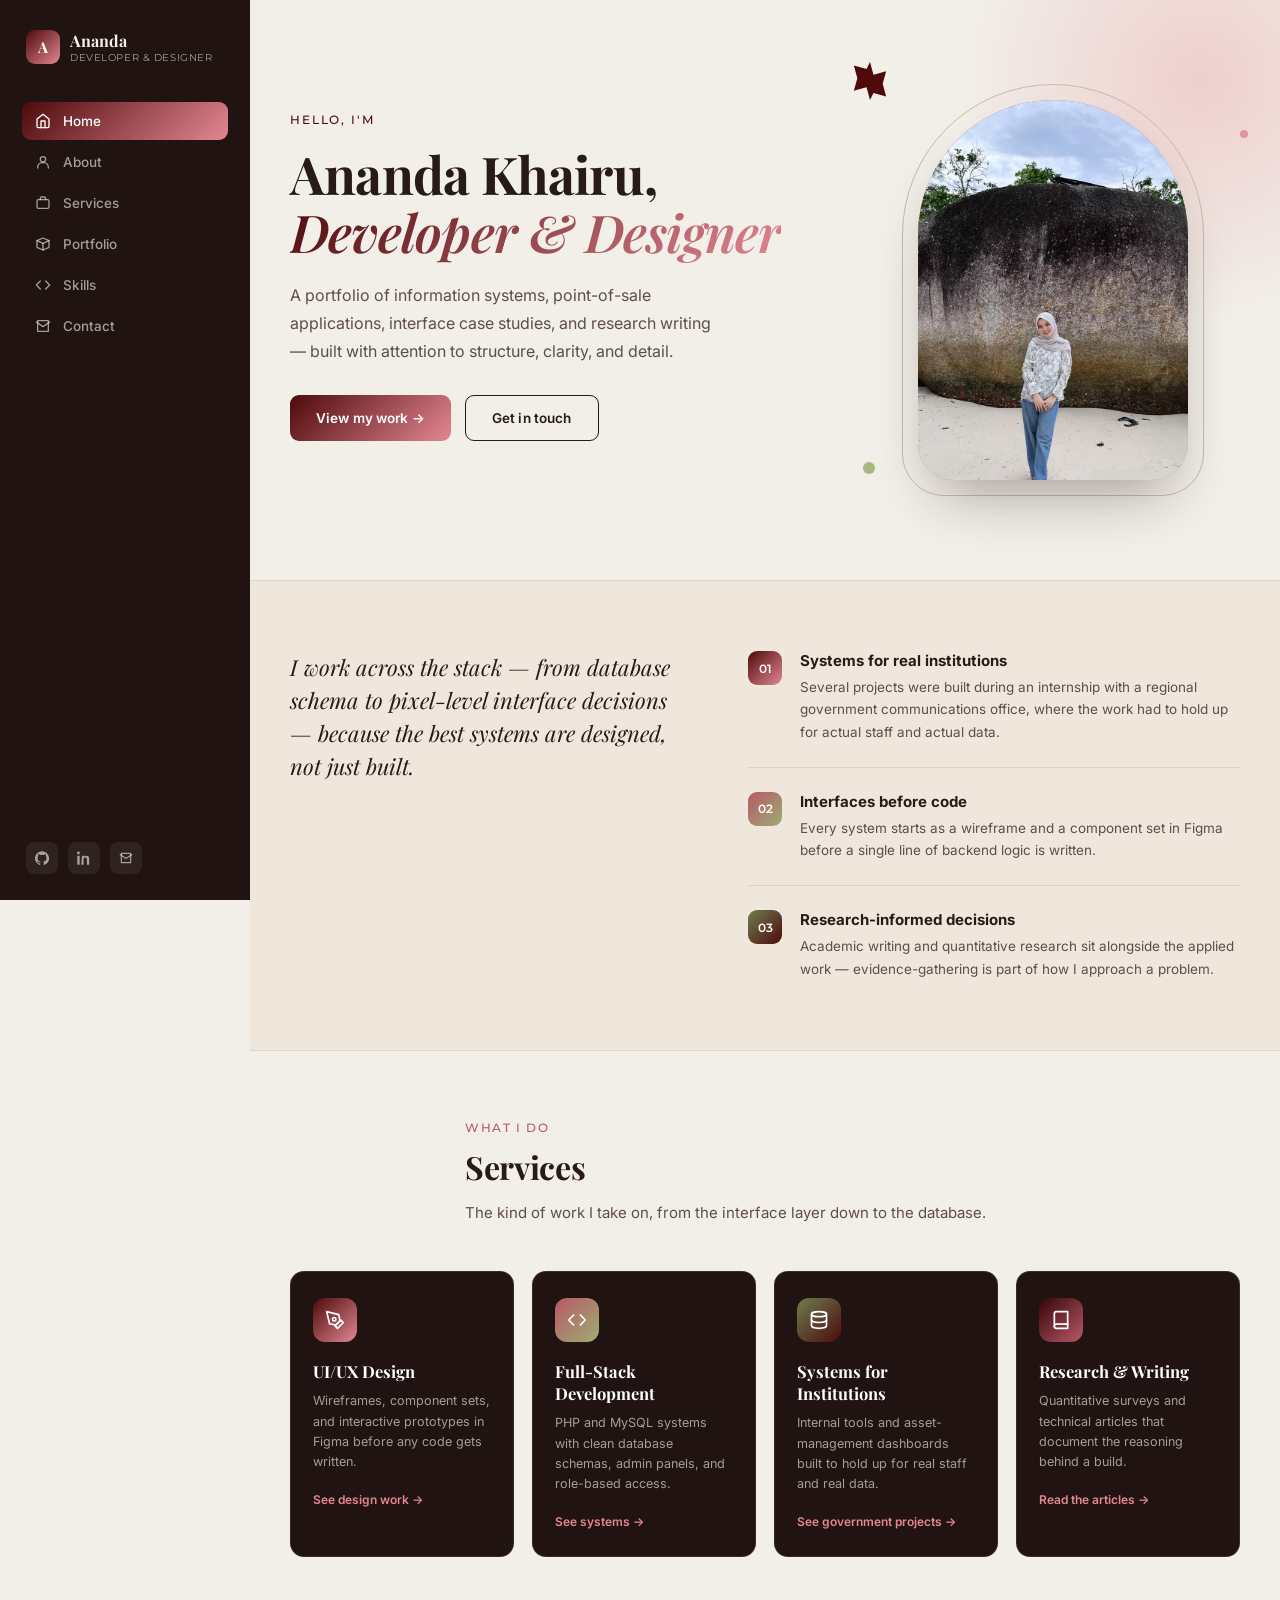
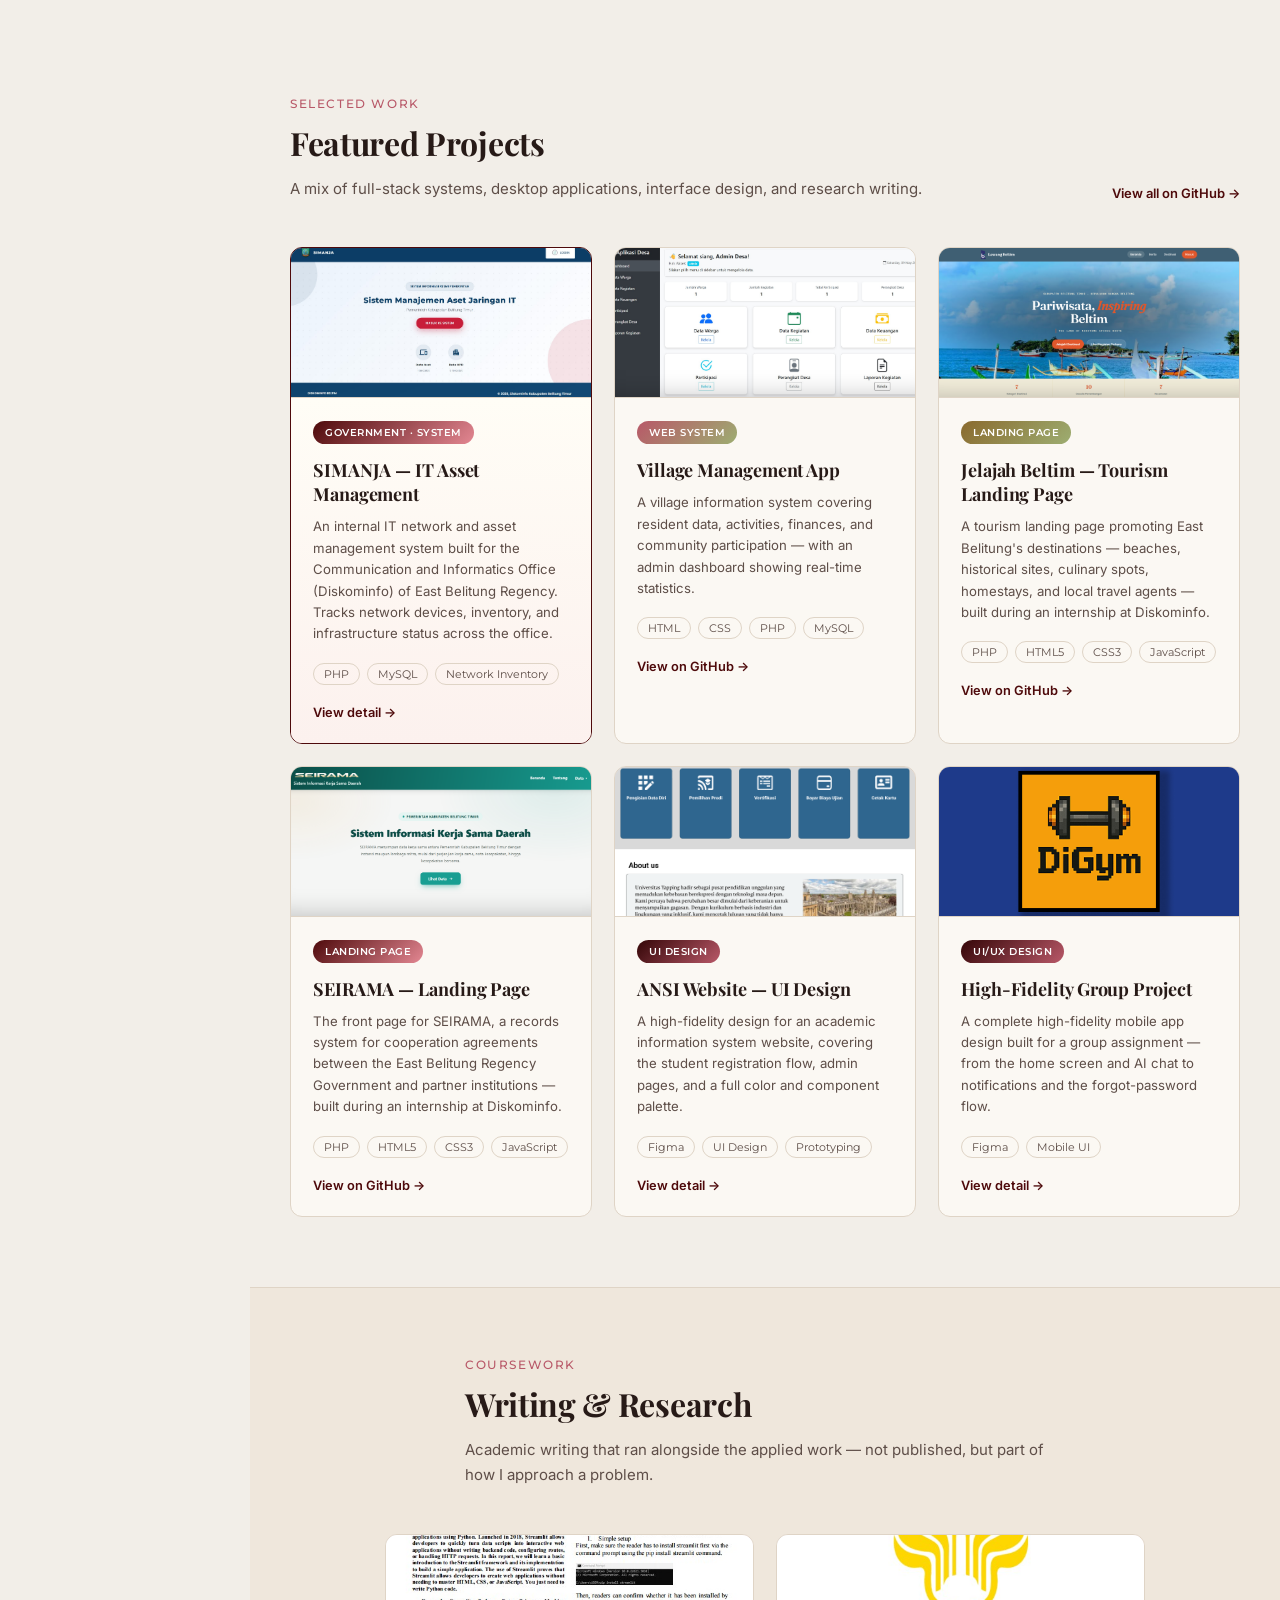
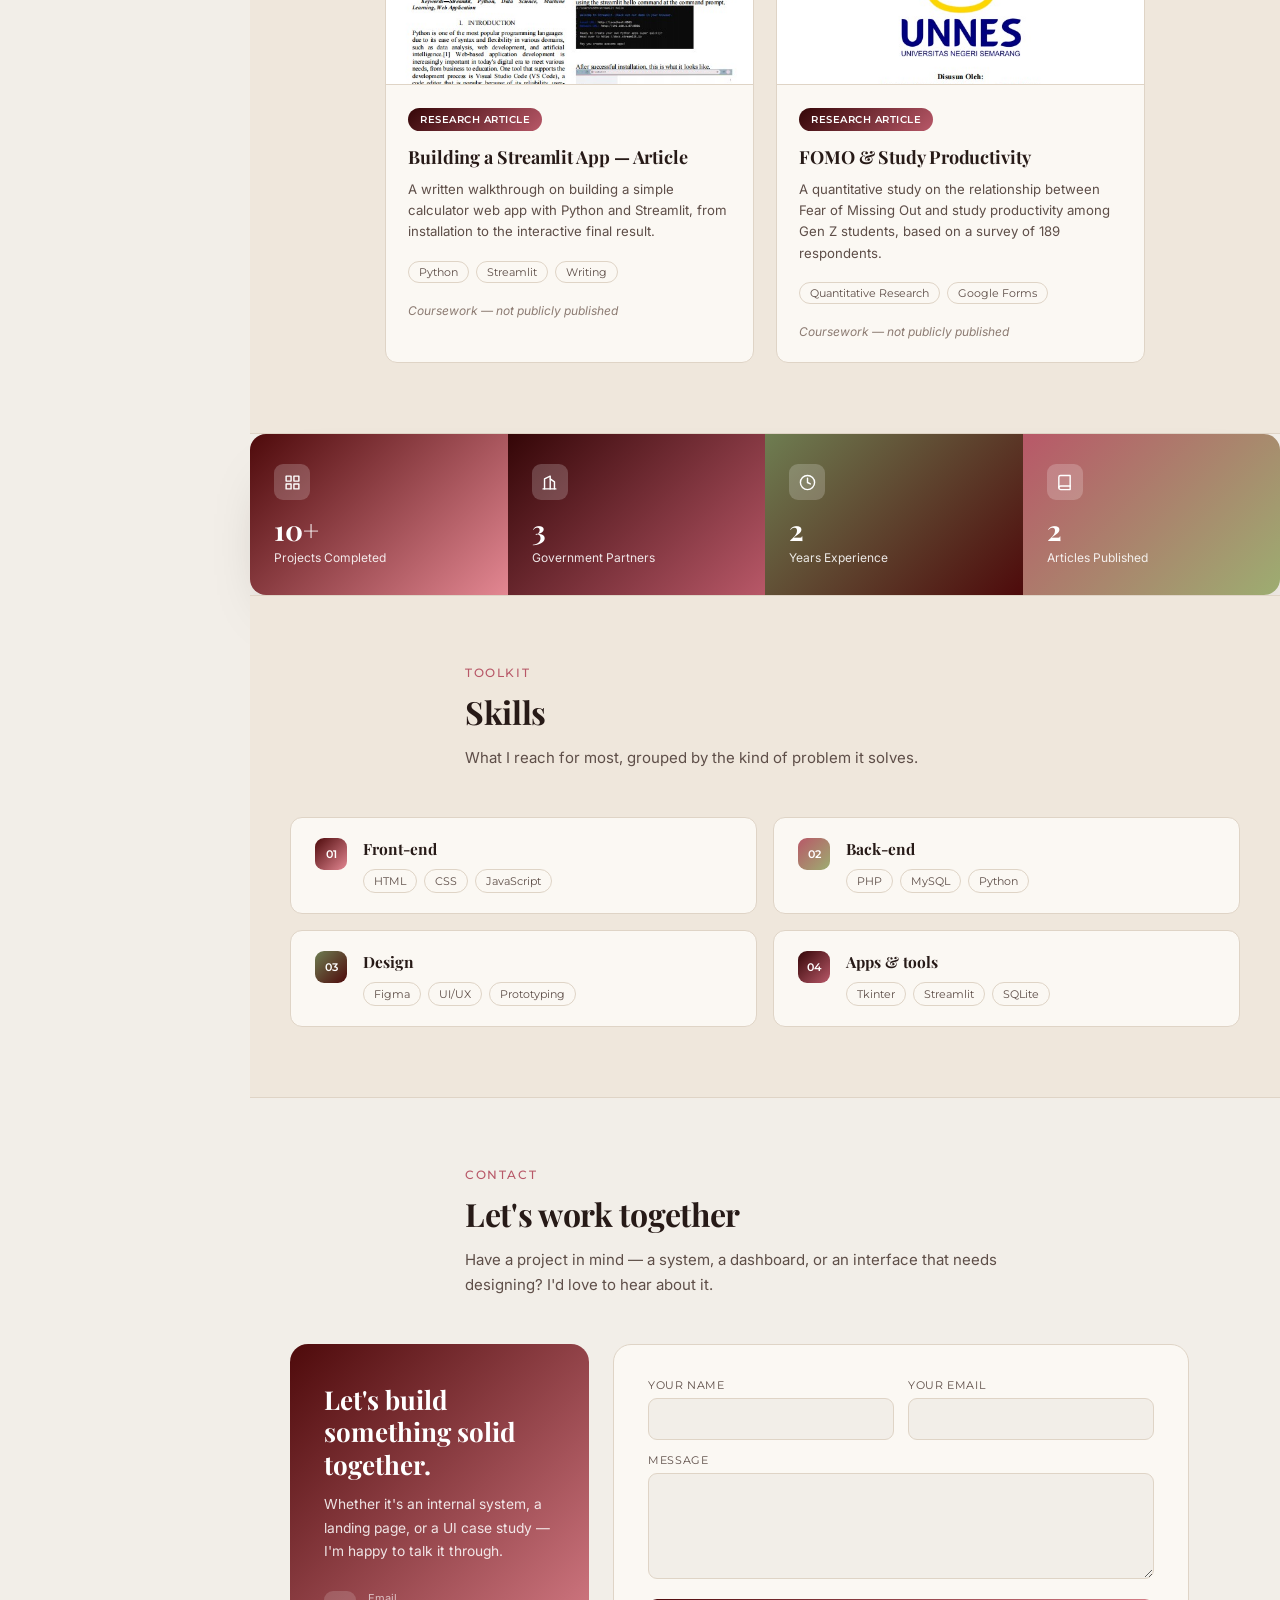
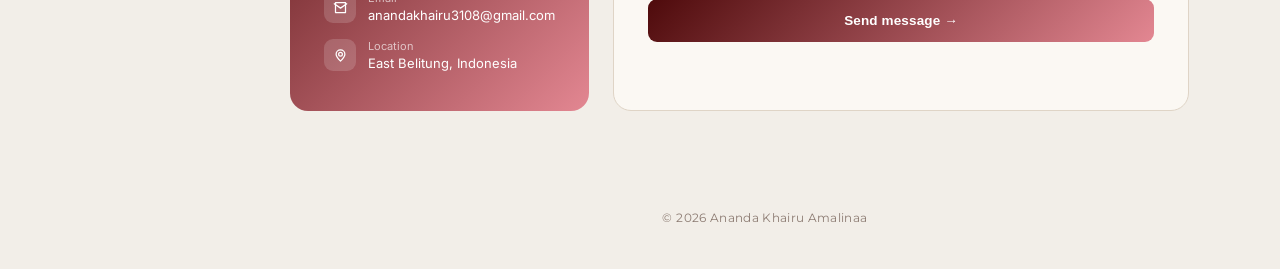
<file: index.html>
<!DOCTYPE html>
<html lang="en">
<head>
<meta charset="UTF-8">
<meta name="viewport" content="width=device-width, initial-scale=1.0">
<title>Ananda Khairu — Developer & UI/UX Designer</title>
<link rel="preconnect" href="https://fonts.googleapis.com">
<link href="https://fonts.googleapis.com/css2?family=Playfair+Display:ital,wght@0,600;0,700;0,800;0,900;1,600;1,700&family=Montserrat:wght@500;600;700&family=Inter:wght@400;500;600;700&display=swap" rel="stylesheet">
<style>
  :root{
    --cream:#F2EEE8;
    --card:#FBF8F3;
    --panel:#EFE7DC;
    --wine:#4E0A0B;
    --wine-dark:#340607;
    --cornflower:#E38792;
    --cornflower-dark:#B85868;
    --khaki:#9DAD71;
    --khaki-dark:#6E7D51;
    --ink:#271A17;
    --ink-soft:#5E4E48;
    --ink-faint:#8C7B72;
    --line:#DFD4C6;
    --line-strong:#CBBBA6;
    --dark:#211311;
    --dark-soft:#2D1C19;
    --dark-line:rgba(247,241,234,0.1);
    --on-dark:#F7F1EA;
    --on-dark-soft:rgba(247,241,234,0.62);
    --grad-1:linear-gradient(135deg, var(--wine) 0%, var(--cornflower) 100%);
    --grad-2:linear-gradient(135deg, var(--cornflower-dark) 0%, var(--khaki) 100%);
    --grad-3:linear-gradient(135deg, var(--khaki-dark) 0%, var(--wine) 100%);
    --grad-4:linear-gradient(135deg, var(--wine-dark) 0%, var(--cornflower-dark) 100%);
  }
  *{box-sizing:border-box;}
  html{scroll-behavior:smooth;}
  body{
    margin:0;
    background:var(--cream);
    color:var(--ink);
    font-family:'Inter',sans-serif;
    -webkit-font-smoothing:antialiased;
  }
  a{color:inherit;}
  ::selection{background:var(--wine); color:#fff;}
  svg{display:block;}

  .shell{display:flex; min-height:100vh; align-items:stretch;}

  /* ============ SIDEBAR ============ */
  .sidebar{
    width:250px; flex-shrink:0; background:var(--dark); color:var(--on-dark);
    position:sticky; top:0; height:100vh; overflow-y:auto;
    display:flex; flex-direction:column; padding:30px 22px 26px; z-index:60;
  }
  .side-logo{
    display:flex; align-items:center; gap:10px; margin-bottom:38px; padding:0 4px;
  }
  .side-logo .mark{
    width:34px; height:34px; border-radius:9px; background:var(--grad-1);
    display:flex; align-items:center; justify-content:center;
    font-family:'Playfair Display',serif; font-weight:700; font-size:15px; color:#fff; flex-shrink:0;
  }
  .side-logo .txt{font-family:'Playfair Display',serif; font-weight:700; font-size:16px; line-height:1.2;}
  .side-logo .txt small{display:block; font-family:'Montserrat',monospace; font-weight:400; font-size:9.5px; letter-spacing:0.06em; text-transform:uppercase; color:var(--on-dark-soft); margin-top:2px;}

  .side-nav{display:flex; flex-direction:column; gap:3px; margin-bottom:28px;}
  .side-nav a{
    display:flex; align-items:center; gap:12px; padding:11px 13px; border-radius:9px;
    text-decoration:none; color:var(--on-dark-soft); font-size:13.5px; font-weight:500;
    transition:background .18s ease, color .18s ease;
  }
  .side-nav a svg{width:16px; height:16px; flex-shrink:0;}
  .side-nav a:hover{background:rgba(247,241,234,0.06); color:var(--on-dark);}
  .side-nav a.active{background:var(--grad-1); color:#fff;}

  .side-spacer{flex:1;}

  .side-social{display:flex; gap:10px; padding:0 4px;}
  .side-social a{
    width:32px; height:32px; border-radius:8px; background:rgba(247,241,234,0.07);
    display:flex; align-items:center; justify-content:center; color:var(--on-dark-soft);
    transition:background .18s ease, color .18s ease;
  }
  .side-social a svg{width:14px; height:14px;}
  .side-social a:hover{background:var(--grad-1); color:#fff;}

  /* ============ MAIN ============ */
  .main{flex:1; min-width:0;}
  .wrap{max-width:1080px; margin:0 auto; padding:0 40px;}

  /* HERO */
  .hero-shell{position:relative; overflow:hidden;}
  .hero-shell::before{
    content:""; position:absolute; top:-160px; right:-160px; width:480px; height:480px;
    border-radius:50%; background:radial-gradient(circle, var(--cornflower) 0%, transparent 70%); opacity:0.3;
  }
  .hero{
    padding:70px 40px 70px; max-width:1080px; margin:0 auto;
    display:grid; grid-template-columns:1.2fr 0.85fr; gap:50px; align-items:center;
    position:relative; z-index:1;
  }
  .eyebrow{
    font-family:'Montserrat',monospace; font-size:11.5px; letter-spacing:0.16em;
    text-transform:uppercase; color:var(--wine); margin-bottom:18px; font-weight:500;
  }
  h1{
    font-family:'Playfair Display',serif; font-weight:700; font-size:52px; line-height:1.12;
    letter-spacing:-0.015em; margin:0 0 20px;
  }
  h1 em{font-style:italic; font-weight:600; background:var(--grad-1); -webkit-background-clip:text; background-clip:text; color:transparent;}
  .hero p.lead{font-size:16px; line-height:1.75; color:var(--ink-soft); max-width:440px; margin:0 0 30px;}
  .hero-cta{display:flex; gap:14px; flex-wrap:wrap; margin-bottom:26px;}
  .btn{
    display:inline-flex; align-items:center; gap:8px;
    padding:14px 26px; border-radius:9px; font-weight:600; font-size:13.5px;
    text-decoration:none; transition:transform .15s ease, box-shadow .15s ease, background .15s ease;
    letter-spacing:0.01em; border:none; cursor:pointer;
  }
  .btn-primary{background:var(--grad-1); color:#fff;}
  .btn-primary:hover{transform:translateY(-2px); box-shadow:0 16px 28px -10px rgba(78,10,11,0.45);}
  .btn-ghost{border:1.5px solid var(--ink); color:var(--ink); background:transparent;}
  .btn-ghost:hover{background:var(--ink); color:var(--cream);}

  /* hero visual — arch photo frame */
  .hero-visual{position:relative; display:flex; align-items:center; justify-content:center; height:440px;}
  .photo-ring{
    position:absolute; width:302px; height:412px; border-radius:151px 151px 42px 42px;
    border:1.5px solid var(--line-strong); pointer-events:none;
  }
  .photo-arch{
    position:relative; width:270px; height:380px; border-radius:135px 135px 36px 36px;
    overflow:hidden; background:var(--grad-2); box-shadow:0 30px 60px -20px rgba(33,23,17,0.4);
  }
  .photo-arch img{width:100%; height:100%; object-fit:cover; display:block; position:relative; z-index:2;}
  .photo-arch .fallback{
    position:absolute; inset:0; display:flex; flex-direction:column; align-items:center; justify-content:center;
    gap:12px; color:#fff; text-align:center; padding:24px; z-index:1;
  }
  .photo-arch .fallback svg{width:44px; height:44px; opacity:0.85;}
  .photo-arch .fallback span{font-size:12.5px; line-height:1.55; opacity:0.92; max-width:190px;}
  .hero-star{position:absolute; top:-8px; left:-16px; width:38px; height:38px; color:var(--wine); z-index:3;}
  .deco-dot{position:absolute; border-radius:50%;}
  .deco-dot.d1{width:12px; height:12px; background:var(--khaki); bottom:36px; left:-4px; opacity:0.85;}
  .deco-dot.d2{width:8px; height:8px; background:var(--cornflower); top:60px; right:-8px; opacity:0.85;}

  /* SECTIONS */
  section{padding:70px 40px;}
  .section-head{max-width:600px; margin:0 auto 46px;}
  .section-head.row-head{display:flex; align-items:flex-end; justify-content:space-between; max-width:none; gap:20px;}
  .section-eyebrow{
    font-family:'Montserrat',monospace; font-size:11.5px; letter-spacing:0.14em; text-transform:uppercase;
    color:var(--cornflower-dark); margin-bottom:10px; font-weight:500;
  }
  h2{font-family:'Playfair Display',serif; font-size:32px; font-weight:700; margin:0 0 12px; letter-spacing:-0.01em;}
  .section-head p{color:var(--ink-soft); line-height:1.7; font-size:15px; margin:0;}
  .view-all{font-size:13px; font-weight:600; color:var(--wine); text-decoration:none; white-space:nowrap; display:inline-flex; align-items:center; gap:5px;}
  .view-all:hover{gap:8px;}

  #about{background:var(--panel); border-top:1px solid var(--line); border-bottom:1px solid var(--line);}

  /* ABOUT */
  .about-grid{max-width:1080px; margin:0 auto; display:grid; grid-template-columns:0.9fr 1.1fr; gap:56px;}
  .about-grid .big{font-family:'Playfair Display',serif; font-style:italic; font-size:22px; line-height:1.5; color:var(--ink); margin:0;}
  .about-list{display:flex; flex-direction:column; gap:24px;}
  .about-item{display:flex; gap:18px; padding-bottom:24px; border-bottom:1px solid var(--line);}
  .about-item:last-child{border-bottom:none; padding-bottom:0;}
  .about-item .num{
    font-family:'Montserrat',monospace; font-size:12px; font-weight:600;
    width:34px; height:34px; min-width:34px; border-radius:9px;
    display:flex; align-items:center; justify-content:center; color:#fff;
  }
  .about-item:nth-child(1) .num{background:var(--grad-1);}
  .about-item:nth-child(2) .num{background:var(--grad-2);}
  .about-item:nth-child(3) .num{background:var(--grad-3);}
  .about-item h4{font-size:15px; font-weight:700; margin:0 0 6px;}
  .about-item p{font-size:13.5px; color:var(--ink-soft); line-height:1.65; margin:0;}

  /* SERVICES (dark bento) */
  #services{background:var(--cream);}
  .services-grid{max-width:1080px; margin:0 auto; display:grid; grid-template-columns:repeat(4,1fr); gap:18px;}
  .service-card{
    background:var(--dark); color:var(--on-dark); border:1px solid var(--dark-line); border-radius:14px; padding:26px 22px;
    transition:transform .2s ease, box-shadow .2s ease;
  }
  .service-card:hover{transform:translateY(-5px); box-shadow:0 26px 46px -26px rgba(33,23,17,0.4);}
  .service-card .icon{
    width:44px; height:44px; border-radius:12px;
    display:flex; align-items:center; justify-content:center; margin-bottom:18px; color:#fff;
  }
  .service-card .icon svg{width:20px; height:20px;}
  .service-card:nth-child(4n+1) .icon{background:var(--grad-1);}
  .service-card:nth-child(4n+2) .icon{background:var(--grad-2);}
  .service-card:nth-child(4n+3) .icon{background:var(--grad-3);}
  .service-card:nth-child(4n+4) .icon{background:var(--grad-4);}
  .service-card h4{font-family:'Playfair Display',serif; font-size:16.5px; font-weight:700; margin:0 0 9px; color:#fff;}
  .service-card p{font-size:12.6px; color:var(--on-dark-soft); line-height:1.6; margin:0 0 16px;}
  .service-card a{font-size:12px; font-weight:600; color:var(--cornflower); text-decoration:none; display:inline-flex; align-items:center; gap:5px;}
  .service-card a:hover{gap:8px;}

  /* PROJECTS GRID */
  .grid{max-width:1080px; margin:0 auto; display:grid; grid-template-columns:repeat(3,1fr); gap:22px;}
  .card{
    background:var(--card); border:1px solid var(--line); border-radius:12px;
    overflow:hidden; display:flex; flex-direction:column; min-height:100%;
    transition:transform .22s ease, box-shadow .22s ease, border-color .22s ease;
  }
  .card:hover{transform:translateY(-5px); box-shadow:0 26px 46px -26px rgba(33,23,17,0.32); border-color:var(--line-strong);}
  .card .thumb{height:150px; width:100%; background-size:cover; background-position:center; border-bottom:1px solid var(--line); position:relative;}
  .card .thumb::after{content:""; position:absolute; inset:0; box-shadow:inset 0 -26px 26px -26px rgba(0,0,0,0.25);}
  .card .thumb.placeholder{position:relative; overflow:hidden;}
  .card .thumb.placeholder .fallback-txt{
    position:absolute; inset:0; display:flex; align-items:center; justify-content:center;
    background:
      linear-gradient(135deg, rgba(78,10,11,0.08), rgba(227,135,146,0.16)),
      repeating-linear-gradient(135deg, transparent, transparent 26px, rgba(33,23,17,0.035) 26px, rgba(33,23,17,0.035) 27px);
    font-family:'Playfair Display',serif; font-style:italic; font-weight:600; font-size:14px; color:var(--ink-faint);
    text-align:center; padding:10px; z-index:1;
  }
  .card .thumb.placeholder img{position:relative; width:100%; height:100%; object-fit:cover; z-index:2;}
  .card .thumb.logo{display:flex; align-items:center; justify-content:center; background:var(--dark); padding:18px;}
  .card .thumb.logo img{height:100%; width:auto; object-fit:contain;}
  .card .body{padding:22px;}
  .card .badge{
    display:inline-block; font-family:'Montserrat',monospace; font-size:10.3px; font-weight:600;
    letter-spacing:0.05em; text-transform:uppercase; padding:5px 12px; border-radius:20px; margin-bottom:14px; color:#fff;
  }
  .badge.web{background:var(--grad-2);}
  .badge.uiux{background:var(--grad-4);}
  .badge.app{background:linear-gradient(135deg,#8A6A2E,var(--khaki));}
  .badge.gov{background:var(--grad-1);}
  .card h3{font-family:'Playfair Display',serif; font-size:18px; font-weight:700; margin:0 0 10px; letter-spacing:-0.005em;}
  .card p{font-size:13.2px; line-height:1.62; color:var(--ink-soft); margin:0 0 18px; flex-grow:1;}
  .stack{display:flex; flex-wrap:wrap; gap:7px; margin-bottom:16px;}
  .stack span{font-size:11px; font-family:'Montserrat',monospace; border:1px solid var(--line); padding:3px 10px; border-radius:20px; color:var(--ink-soft);}
  .card a.detail{font-size:12.8px; font-weight:600; color:var(--wine); text-decoration:none; display:inline-flex; align-items:center; gap:6px;}
  .card a.detail:hover{gap:9px;}
  .card .detail-note{font-size:12px; font-style:italic; color:var(--ink-faint); font-family:'Inter',sans-serif;}
  .card.featured{border-color:var(--wine);}
  .card.featured .body{background:linear-gradient(180deg,#FFFDF6 0%, #FCF1EE 100%);}
  .writing-grid{grid-template-columns:repeat(2,1fr); max-width:760px;}
  #writing{background:var(--panel); border-top:1px solid var(--line); border-bottom:1px solid var(--line);}

  /* STATS BAR */
  .stats-bar{padding:0;}
  .stats-bar-inner{display:grid; grid-template-columns:repeat(4,1fr); max-width:1080px; margin:0 auto; border-radius:16px; overflow:hidden; box-shadow:0 30px 60px -30px rgba(33,23,17,0.35);}
  .stat-block{padding:30px 24px; color:#fff;}
  .stat-block:nth-child(1){background:var(--grad-1);}
  .stat-block:nth-child(2){background:var(--grad-4);}
  .stat-block:nth-child(3){background:var(--grad-3);}
  .stat-block:nth-child(4){background:var(--grad-2);}
  .stat-block .icon{width:36px; height:36px; border-radius:9px; background:rgba(255,255,255,0.2); display:flex; align-items:center; justify-content:center; margin-bottom:16px;}
  .stat-block .icon svg{width:17px; height:17px;}
  .stat-block .num{font-family:'Playfair Display',serif; font-weight:700; font-size:28px; line-height:1;}
  .stat-block .label{font-size:12px; margin-top:6px; opacity:0.88;}

  /* SKILLS */
  #skills{background:var(--panel); border-top:1px solid var(--line); border-bottom:1px solid var(--line);}
  .skills-wrap{max-width:1080px; margin:0 auto; display:grid; grid-template-columns:1fr 1fr; gap:16px;}
  .skill-row{padding:20px 24px; background:var(--card); border:1px solid var(--line); border-radius:12px; display:flex; gap:16px; align-items:flex-start;}
  .skill-row .num{
    width:32px; height:32px; min-width:32px; border-radius:9px; color:#fff;
    display:flex; align-items:center; justify-content:center; font-family:'Montserrat',monospace; font-size:11px; font-weight:600;
  }
  .skill-row:nth-child(1) .num{background:var(--grad-1);}
  .skill-row:nth-child(2) .num{background:var(--grad-2);}
  .skill-row:nth-child(3) .num{background:var(--grad-3);}
  .skill-row:nth-child(4) .num{background:var(--grad-4);}
  .skill-row .name{font-family:'Playfair Display',serif; font-weight:700; font-size:15.5px; margin-bottom:10px; display:block;}
  .skill-row .tags{display:flex; gap:7px; flex-wrap:wrap;}
  .skill-row .tags span{font-size:11.3px; font-family:'Montserrat',monospace; color:var(--ink-soft); border:1px solid var(--line); padding:4px 10px; border-radius:20px;}

  /* CONTACT */
  #contact{background:var(--cream);}
  .contact-grid{max-width:1080px; margin:0 auto; display:grid; grid-template-columns:0.85fr 1.15fr; gap:24px;}
  .contact-card{background:var(--grad-1); border-radius:18px; padding:40px 34px; color:#fff; display:flex; flex-direction:column;}
  .contact-card h3{font-family:'Playfair Display',serif; font-size:26px; margin:0 0 12px; line-height:1.25;}
  .contact-card p{font-size:13.8px; line-height:1.7; color:rgba(255,255,255,0.86); margin:0 0 28px;}
  .contact-info{display:flex; flex-direction:column; gap:16px; margin-top:auto;}
  .contact-info .item{display:flex; gap:12px; align-items:center; font-size:13px;}
  .contact-info .ico{width:32px; height:32px; border-radius:9px; background:rgba(255,255,255,0.16); display:flex; align-items:center; justify-content:center; flex-shrink:0;}
  .contact-info .ico svg{width:15px; height:15px;}
  .contact-info .item div span{display:block; font-size:11px; color:rgba(255,255,255,0.65); margin-bottom:2px;}

  .contact-form{background:var(--card); border:1px solid var(--line); border-radius:18px; padding:34px;}
  .form-row{display:grid; grid-template-columns:1fr 1fr; gap:14px; margin-bottom:14px;}
  .form-field{display:flex; flex-direction:column; gap:6px;}
  .form-field.full{grid-column:1 / -1;}
  .form-field label{font-family:'Montserrat',monospace; font-size:10.5px; letter-spacing:0.06em; text-transform:uppercase; color:var(--ink-soft);}
  .form-field input, .form-field textarea{
    border:1px solid var(--line); border-radius:9px; padding:12px 14px; font-family:'Inter',sans-serif;
    font-size:13.5px; background:var(--cream); color:var(--ink); resize:vertical;
  }
  .form-field input:focus, .form-field textarea:focus{outline:2px solid var(--cornflower); outline-offset:1px;}
  .contact-form button{width:100%; justify-content:center; margin-top:6px;}

  footer.fine-print{padding:30px 40px 44px; text-align:center;}
  footer.fine-print .fine{font-size:11.5px; color:var(--ink-faint); font-family:'Montserrat',monospace; letter-spacing:0.03em;}

  @media (max-width:980px){
    .shell{flex-direction:column;}
    .sidebar{
      position:relative; height:auto; width:100%; flex-direction:row;
      align-items:center; justify-content:space-between; padding:16px 20px;
    }
    .side-nav, .side-spacer, .side-social{display:none;}
    .hero{grid-template-columns:1fr; padding-top:50px; text-align:left;}
    .hero-visual{height:280px; order:-1; margin-bottom:10px;}
    h1{font-size:38px;}
    .grid{grid-template-columns:1fr 1fr;}
    .about-grid{grid-template-columns:1fr; gap:32px;}
    .services-grid{grid-template-columns:1fr 1fr;}
    .stats-bar-inner{grid-template-columns:1fr 1fr;}
    .skills-wrap{grid-template-columns:1fr;}
    .contact-grid{grid-template-columns:1fr;}
    .wrap, .hero, section{padding-left:24px; padding-right:24px;}
  }
  @media (max-width:560px){
    .grid{grid-template-columns:1fr;}
    .services-grid{grid-template-columns:1fr;}
    .stats-bar-inner{grid-template-columns:1fr;}
    .form-row{grid-template-columns:1fr;}
    h1{font-size:32px;}
  }
</style>
</head>
<body>

<div class="shell">
  <aside class="sidebar">
    <div class="side-logo">
      <div class="mark">A</div>
      <div class="txt">Ananda<small>Developer & Designer</small></div>
    </div>
    <nav class="side-nav">
      <a href="#hero" class="active"><svg viewBox="0 0 24 24" fill="none" stroke="currentColor" stroke-width="2" stroke-linecap="round" stroke-linejoin="round"><path d="M3 9l9-7 9 7v11a2 2 0 0 1-2 2H5a2 2 0 0 1-2-2z"/><polyline points="9 22 9 12 15 12 15 22"/></svg>Home</a>
      <a href="#about"><svg viewBox="0 0 24 24" fill="none" stroke="currentColor" stroke-width="2" stroke-linecap="round" stroke-linejoin="round"><circle cx="12" cy="8" r="4"/><path d="M4 21v-1a7 7 0 0 1 7-7h2a7 7 0 0 1 7 7v1"/></svg>About</a>
      <a href="#services"><svg viewBox="0 0 24 24" fill="none" stroke="currentColor" stroke-width="2" stroke-linecap="round" stroke-linejoin="round"><rect x="3" y="7" width="18" height="13" rx="2"/><path d="M8 7V5a2 2 0 0 1 2-2h4a2 2 0 0 1 2 2v2"/></svg>Services</a>
      <a href="#work"><svg viewBox="0 0 24 24" fill="none" stroke="currentColor" stroke-width="2" stroke-linecap="round" stroke-linejoin="round"><path d="M3 7l9-4 9 4-9 4-9-4z"/><path d="M3 7v10l9 4 9-4V7"/><path d="M12 11v10"/></svg>Portfolio</a>
      <a href="#skills"><svg viewBox="0 0 24 24" fill="none" stroke="currentColor" stroke-width="2" stroke-linecap="round" stroke-linejoin="round"><polyline points="16 18 22 12 16 6"/><polyline points="8 6 2 12 8 18"/></svg>Skills</a>
      <a href="#contact"><svg viewBox="0 0 24 24" fill="none" stroke="currentColor" stroke-width="2" stroke-linecap="round" stroke-linejoin="round"><path d="M4 4h16v16H4z"/><path d="M22 6l-10 7L2 6"/></svg>Contact</a>
    </nav>
    <div class="side-spacer"></div>
    <div class="side-social">
      <a href="https://github.com/anandakhairu" target="_blank" aria-label="GitHub"><svg viewBox="0 0 24 24" fill="currentColor"><path d="M12 .5a12 12 0 0 0-3.79 23.4c.6.1.82-.26.82-.58v-2.02c-3.34.72-4.04-1.6-4.04-1.6-.55-1.4-1.34-1.76-1.34-1.76-1.1-.75.08-.74.08-.74 1.2.09 1.84 1.24 1.84 1.24 1.08 1.84 2.83 1.3 3.52 1 .1-.78.42-1.3.76-1.6-2.66-.3-5.47-1.34-5.47-5.93 0-1.31.47-2.38 1.24-3.22-.13-.3-.54-1.52.12-3.18 0 0 1-.32 3.3 1.23a11.5 11.5 0 0 1 6 0c2.3-1.55 3.3-1.23 3.3-1.23.66 1.66.25 2.88.12 3.18.77.84 1.24 1.91 1.24 3.22 0 4.6-2.81 5.62-5.49 5.92.43.37.81 1.1.81 2.22v3.29c0 .32.22.69.83.57A12 12 0 0 0 12 .5z"/></svg></a>
      <a href="https://www.linkedin.com/in/anandakhairuamalinaa" target="_blank" aria-label="LinkedIn"><svg viewBox="0 0 24 24" fill="currentColor"><path d="M4.98 3.5C4.98 4.88 3.88 6 2.5 6S0 4.88 0 3.5 1.12 1 2.5 1s2.48 1.12 2.48 2.5zM.5 8.25h4v15.25h-4zM8.5 8.25h3.83v2.08h.05c.53-1 1.84-2.08 3.79-2.08 4.05 0 4.8 2.67 4.8 6.15v9.1h-4v-8.07c0-1.92-.03-4.4-2.68-4.4-2.68 0-3.09 2.1-3.09 4.26v8.21h-4z"/></svg></a>
      <a href="mailto:anandakhairu3108@gmail.com" aria-label="Email"><svg viewBox="0 0 24 24" fill="none" stroke="currentColor" stroke-width="2" stroke-linecap="round" stroke-linejoin="round"><path d="M4 4h16v16H4z"/><path d="M22 6l-10 7L2 6"/></svg></a>
    </div>
  </aside>

  <div class="main">

    <div class="hero-shell">
    <section class="hero" id="hero">
      <div>
        <div class="eyebrow">Hello, I'm</div>
        <h1>Ananda Khairu, <em>Developer & Designer</em></h1>
        <p class="lead">A portfolio of information systems, point-of-sale applications, interface case studies, and research writing — built with attention to structure, clarity, and detail.</p>
        <div class="hero-cta">
          <a href="#work" class="btn btn-primary">View my work →</a>
          <a href="#contact" class="btn btn-ghost">Get in touch</a>
        </div>
      </div>
      <div class="hero-visual">
        <div class="photo-ring"></div>
        <div class="deco-dot d1"></div>
        <div class="deco-dot d2"></div>
        <svg class="hero-star" viewBox="0 0 24 24" fill="currentColor"><path d="M12 0l2.2 8 8-2.2-2.2 8 2.2 8-8-2.2L12 24l-2.2-8-8 2.2 2.2-8-2.2-8 8 2.2z"/></svg>
        <div class="photo-arch">
          <div class="fallback">
            <svg viewBox="0 0 24 24" fill="none" stroke="currentColor" stroke-width="1.5" stroke-linecap="round" stroke-linejoin="round"><circle cx="12" cy="8" r="4"/><path d="M4 21v-1a7 7 0 0 1 7-7h2a7 7 0 0 1 7 7v1"/></svg>
            <span>Taruh fotomu di assets/profile.jpeg</span>
          </div>
          <img src="assets/profile.jpeg" alt="Ananda Khairu" onerror="this.style.display='none'">
        </div>
      </div>
    </section>
    </div>

    <section id="about">
      <div class="about-grid">
        <p class="big">I work across the stack — from database schema to pixel-level interface decisions — because the best systems are designed, not just built.</p>
        <div class="about-list">
          <div class="about-item">
            <span class="num">01</span>
            <div><h4>Systems for real institutions</h4><p>Several projects were built during an internship with a regional government communications office, where the work had to hold up for actual staff and actual data.</p></div>
          </div>
          <div class="about-item">
            <span class="num">02</span>
            <div><h4>Interfaces before code</h4><p>Every system starts as a wireframe and a component set in Figma before a single line of backend logic is written.</p></div>
          </div>
          <div class="about-item">
            <span class="num">03</span>
            <div><h4>Research-informed decisions</h4><p>Academic writing and quantitative research sit alongside the applied work — evidence-gathering is part of how I approach a problem.</p></div>
          </div>
        </div>
      </div>
    </section>

    <section id="services">
      <div class="section-head">
        <div class="section-eyebrow">What I do</div>
        <h2>Services</h2>
        <p>The kind of work I take on, from the interface layer down to the database.</p>
      </div>
      <div class="services-grid">
        <div class="service-card">
          <div class="icon"><svg viewBox="0 0 24 24" fill="none" stroke="currentColor" stroke-width="2" stroke-linecap="round" stroke-linejoin="round"><path d="M12 19l7-7 3 3-7 7-3-3z"/><path d="M18 13l-1.5-7.5L2 2l3.5 14.5L13 18l5-5z"/><circle cx="11" cy="11" r="2"/></svg></div>
          <h4>UI/UX Design</h4>
          <p>Wireframes, component sets, and interactive prototypes in Figma before any code gets written.</p>
          <a href="#work">See design work →</a>
        </div>
        <div class="service-card">
          <div class="icon"><svg viewBox="0 0 24 24" fill="none" stroke="currentColor" stroke-width="2" stroke-linecap="round" stroke-linejoin="round"><polyline points="16 18 22 12 16 6"/><polyline points="8 6 2 12 8 18"/></svg></div>
          <h4>Full-Stack Development</h4>
          <p>PHP and MySQL systems with clean database schemas, admin panels, and role-based access.</p>
          <a href="#work">See systems →</a>
        </div>
        <div class="service-card">
          <div class="icon"><svg viewBox="0 0 24 24" fill="none" stroke="currentColor" stroke-width="2" stroke-linecap="round" stroke-linejoin="round"><ellipse cx="12" cy="5" rx="9" ry="3"/><path d="M21 12c0 1.66-4 3-9 3s-9-1.34-9-3"/><path d="M3 5v14c0 1.66 4 3 9 3s9-1.34 9-3V5"/></svg></div>
          <h4>Systems for Institutions</h4>
          <p>Internal tools and asset-management dashboards built to hold up for real staff and real data.</p>
          <a href="#work">See government projects →</a>
        </div>
        <div class="service-card">
          <div class="icon"><svg viewBox="0 0 24 24" fill="none" stroke="currentColor" stroke-width="2" stroke-linecap="round" stroke-linejoin="round"><path d="M4 19.5A2.5 2.5 0 0 1 6.5 17H20"/><path d="M6.5 2H20v20H6.5A2.5 2.5 0 0 1 4 19.5v-15A2.5 2.5 0 0 1 6.5 2z"/></svg></div>
          <h4>Research & Writing</h4>
          <p>Quantitative surveys and technical articles that document the reasoning behind a build.</p>
          <a href="#work">Read the articles →</a>
        </div>
      </div>
    </section>

    <section id="work">
      <div class="section-head row-head">
        <div>
          <div class="section-eyebrow">Selected work</div>
          <h2>Featured Projects</h2>
          <p>A mix of full-stack systems, desktop applications, interface design, and research writing.</p>
        </div>
        <a class="view-all" href="https://github.com/anandakhairu" target="_blank">View all on GitHub →</a>
      </div>

      <div class="grid">

        <div class="card featured">
          <div class="thumb placeholder"><span class="fallback-txt">SIMANJA</span><img src="assets/landingpage.jpg" alt="SIMANJA" onerror="this.style.display='none'"></div>
          <div class="body">
            <span class="badge gov">Government · System</span>
            <h3>SIMANJA — IT Asset Management</h3>
            <p>An internal IT network and asset management system built for the Communication and Informatics Office (Diskominfo) of East Belitung Regency. Tracks network devices, inventory, and infrastructure status across the office.</p>
            <div class="stack"><span>PHP</span><span>MySQL</span><span>Network Inventory</span></div>
            <a class="detail" href="https://github.com/anandakhairu/simanja-portofolio">View detail →</a>
          </div>
        </div>

        <div class="card">
          <div class="thumb" style="background-image:url('assets/desa-dashboard.jpg');"></div>
          <div class="body">
            <span class="badge web">Web System</span>
            <h3>Village Management App</h3>
            <p>A village information system covering resident data, activities, finances, and community participation — with an admin dashboard showing real-time statistics.</p>
            <div class="stack"><span>HTML</span><span>CSS</span><span>PHP</span><span>MySQL</span></div>
            <a class="detail" href="https://github.com/anandakhairu/aplikasi-manajemen-desa" target="_blank">View on GitHub →</a>
          </div>
        </div>

        <div class="card">
          <div class="thumb" style="background-image:url('assets/lawang-hero.png');"></div>
          <div class="body">
            <span class="badge app">Landing Page</span>
            <h3>Jelajah Beltim — Tourism Landing Page</h3>
            <p>A tourism landing page promoting East Belitung's destinations — beaches, historical sites, culinary spots, homestays, and local travel agents — built during an internship at Diskominfo.</p>
            <div class="stack"><span>PHP</span><span>HTML5</span><span>CSS3</span><span>JavaScript</span></div>
            <a class="detail" href="https://github.com/anandakhairu/Lawang_Beltim" target="_blank">View on GitHub →</a>
          </div>
        </div>

        <div class="card">
          <div class="thumb" style="background-image:url('assets/hero-seirama.png');"></div>
          <div class="body">
            <span class="badge gov">Landing Page</span>
            <h3>SEIRAMA — Landing Page</h3>
            <p>The front page for SEIRAMA, a records system for cooperation agreements between the East Belitung Regency Government and partner institutions — built during an internship at Diskominfo.</p>
            <div class="stack"><span>PHP</span><span>HTML5</span><span>CSS3</span><span>JavaScript</span></div>
            <a class="detail" href="https://github.com/anandakhairu/LandingPage_Seirama" target="_blank">View on GitHub →</a>
          </div>
        </div>

        <div class="card">
          <div class="thumb placeholder"><span class="fallback-txt">ANSI UI Design</span><img src="assets/homeansi.png" alt="ANSI UI Design" onerror="this.style.display='none'"></div>
          <div class="body">
            <span class="badge uiux">UI Design</span>
            <h3>ANSI Website — UI Design</h3>
            <p>A high-fidelity design for an academic information system website, covering the student registration flow, admin pages, and a full color and component palette.</p>
            <div class="stack"><span>Figma</span><span>UI Design</span><span>Prototyping</span></div>
            <a class="detail" href="https://drive.google.com/file/d/13lEr11PeQLtftaN6tAziMzDfz4D2RPRS/view?usp=sharing">View detail →</a>
          </div>
        </div>

        <div class="card">
          <div class="thumb placeholder"><span class="fallback-txt">Group Project</span><img src="assets/digym.png" alt="High-Fidelity Group Project" onerror="this.style.display='none'"></div>
          <div class="body">
            <span class="badge uiux">UI/UX Design</span>
            <h3>High-Fidelity Group Project</h3>
            <p>A complete high-fidelity mobile app design built for a group assignment — from the home screen and AI chat to notifications and the forgot-password flow.</p>
            <div class="stack"><span>Figma</span><span>Mobile UI</span></div>
            <a class="detail" href="https://www.figma.com/design/nzM9JAjo7aShx5AsMYi8Lc/Wireframe-for-Kelompok-17_Kelompok-10?node-id=0-1&t=Spp7niYigLKzZTHJ-1">View detail →</a>
          </div>
        </div>

      </div>
    </section>

    <section id="writing">
      <div class="section-head">
        <div class="section-eyebrow">Coursework</div>
        <h2>Writing & Research</h2>
        <p>Academic writing that ran alongside the applied work — not published, but part of how I approach a problem.</p>
      </div>
      <div class="grid writing-grid">

        <div class="card">
          <div class="thumb placeholder"><span class="fallback-txt">Streamlit App Article</span><img src="assets/streamlit.jpg" alt="Building a Streamlit App article" onerror="this.style.display='none'"></div>
          <div class="body">
            <span class="badge uiux">Research Article</span>
            <h3>Building a Streamlit App — Article</h3>
            <p>A written walkthrough on building a simple calculator web app with Python and Streamlit, from installation to the interactive final result.</p>
            <div class="stack"><span>Python</span><span>Streamlit</span><span>Writing</span></div>
            <span class="detail-note">Coursework — not publicly published</span>
          </div>
        </div>

        <div class="card">
          <div class="thumb placeholder"><span class="fallback-txt">FOMO Research</span><img src="assets/fomo.jpg" alt="FOMO & Study Productivity research" onerror="this.style.display='none'"></div>
          <div class="body">
            <span class="badge uiux">Research Article</span>
            <h3>FOMO & Study Productivity</h3>
            <p>A quantitative study on the relationship between Fear of Missing Out and study productivity among Gen Z students, based on a survey of 189 respondents.</p>
            <div class="stack"><span>Quantitative Research</span><span>Google Forms</span></div>
            <span class="detail-note">Coursework — not publicly published</span>
          </div>
        </div>

      </div>
    </section>

    <section class="stats-bar">
      <div class="stats-bar-inner">
        <div class="stat-block">
          <div class="icon"><svg viewBox="0 0 24 24" fill="none" stroke="currentColor" stroke-width="2" stroke-linecap="round" stroke-linejoin="round"><rect x="3" y="3" width="7" height="7"/><rect x="14" y="3" width="7" height="7"/><rect x="14" y="14" width="7" height="7"/><rect x="3" y="14" width="7" height="7"/></svg></div>
          <div class="num">10+</div>
          <div class="label">Projects Completed</div>
        </div>
        <div class="stat-block">
          <div class="icon"><svg viewBox="0 0 24 24" fill="none" stroke="currentColor" stroke-width="2" stroke-linecap="round" stroke-linejoin="round"><path d="M3 21h18"/><path d="M5 21V7l8-4v18"/><path d="M19 21V11l-6-4"/></svg></div>
          <div class="num">3</div>
          <div class="label">Government Partners</div>
        </div>
        <div class="stat-block">
          <div class="icon"><svg viewBox="0 0 24 24" fill="none" stroke="currentColor" stroke-width="2" stroke-linecap="round" stroke-linejoin="round"><circle cx="12" cy="12" r="10"/><polyline points="12 6 12 12 16 14"/></svg></div>
          <div class="num">2</div>
          <div class="label">Years Experience</div>
        </div>
        <div class="stat-block">
          <div class="icon"><svg viewBox="0 0 24 24" fill="none" stroke="currentColor" stroke-width="2" stroke-linecap="round" stroke-linejoin="round"><path d="M4 19.5A2.5 2.5 0 0 1 6.5 17H20"/><path d="M6.5 2H20v20H6.5A2.5 2.5 0 0 1 4 19.5v-15A2.5 2.5 0 0 1 6.5 2z"/></svg></div>
          <div class="num">2</div>
          <div class="label">Articles Published</div>
        </div>
      </div>
    </section>

    <section id="skills">
      <div class="section-head">
        <div class="section-eyebrow">Toolkit</div>
        <h2>Skills</h2>
        <p>What I reach for most, grouped by the kind of problem it solves.</p>
      </div>
      <div class="skills-wrap">
        <div class="skill-row">
          <span class="num">01</span>
          <div><span class="name">Front-end</span><div class="tags"><span>HTML</span><span>CSS</span><span>JavaScript</span></div></div>
        </div>
        <div class="skill-row">
          <span class="num">02</span>
          <div><span class="name">Back-end</span><div class="tags"><span>PHP</span><span>MySQL</span><span>Python</span></div></div>
        </div>
        <div class="skill-row">
          <span class="num">03</span>
          <div><span class="name">Design</span><div class="tags"><span>Figma</span><span>UI/UX</span><span>Prototyping</span></div></div>
        </div>
        <div class="skill-row">
          <span class="num">04</span>
          <div><span class="name">Apps & tools</span><div class="tags"><span>Tkinter</span><span>Streamlit</span><span>SQLite</span></div></div>
        </div>
      </div>
    </section>

    <section id="contact">
      <div class="section-head">
        <div class="section-eyebrow">Contact</div>
        <h2>Let's work together</h2>
        <p>Have a project in mind — a system, a dashboard, or an interface that needs designing? I'd love to hear about it.</p>
      </div>
      <div class="contact-grid">
        <div class="contact-card">
          <h3>Let's build something solid together.</h3>
          <p>Whether it's an internal system, a landing page, or a UI case study — I'm happy to talk it through.</p>
          <div class="contact-info">
            <div class="item">
              <div class="ico"><svg viewBox="0 0 24 24" fill="none" stroke="currentColor" stroke-width="2" stroke-linecap="round" stroke-linejoin="round"><path d="M4 4h16v16H4z"/><path d="M22 6l-10 7L2 6"/></svg></div>
              <div><span>Email</span>anandakhairu3108@gmail.com</div>
            </div>
            <div class="item">
              <div class="ico"><svg viewBox="0 0 24 24" fill="none" stroke="currentColor" stroke-width="2" stroke-linecap="round" stroke-linejoin="round"><circle cx="12" cy="10" r="3"/><path d="M12 21s-7-6.5-7-11a7 7 0 0 1 14 0c0 4.5-7 11-7 11z"/></svg></div>
              <div><span>Location</span>East Belitung, Indonesia</div>
            </div>
          </div>
        </div>
        <form class="contact-form" id="contactForm">
          <div class="form-row">
            <div class="form-field"><label>Your name</label><input type="text" id="cf-name" required></div>
            <div class="form-field"><label>Your email</label><input type="email" id="cf-email" required></div>
          </div>
          <div class="form-row">
            <div class="form-field full"><label>Message</label><textarea rows="5" id="cf-message" required></textarea></div>
          </div>
          <button type="submit" class="btn btn-primary">Send message →</button>
        </form>
      </div>
    </section>

    <footer class="fine-print">
      <div class="fine">© 2026 Ananda Khairu Amalinaa</div>
    </footer>

  </div>
</div>

<script>
  document.getElementById('contactForm').addEventListener('submit', function(e){
    e.preventDefault();
    var name = document.getElementById('cf-name').value;
    var email = document.getElementById('cf-email').value;
    var message = document.getElementById('cf-message').value;
    var subject = encodeURIComponent('Portfolio contact from ' + name);
    var body = encodeURIComponent(message + '\n\n— ' + name + ' (' + email + ')');
    window.location.href = 'mailto:anandakhairu3108@gmail.com?subject=' + subject + '&body=' + body;
  });
</script>

</body>
</html>
</file>
